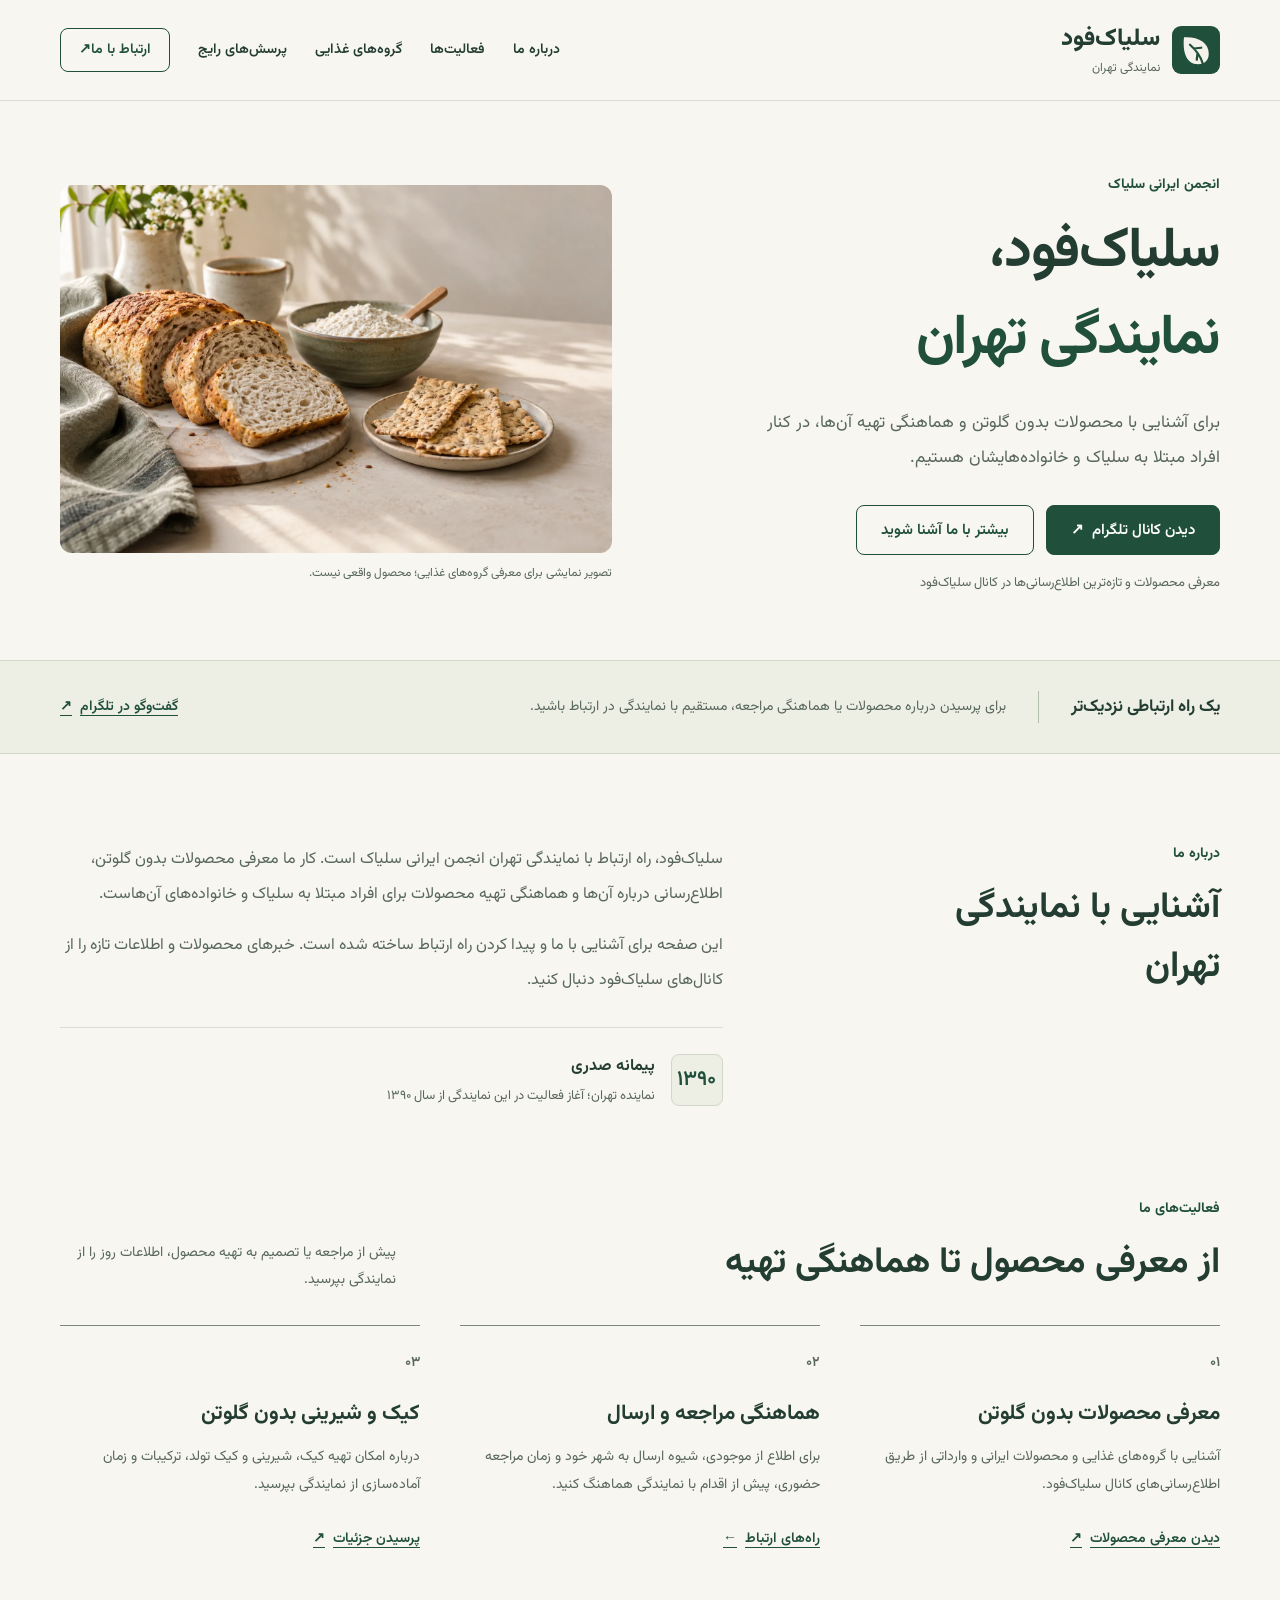
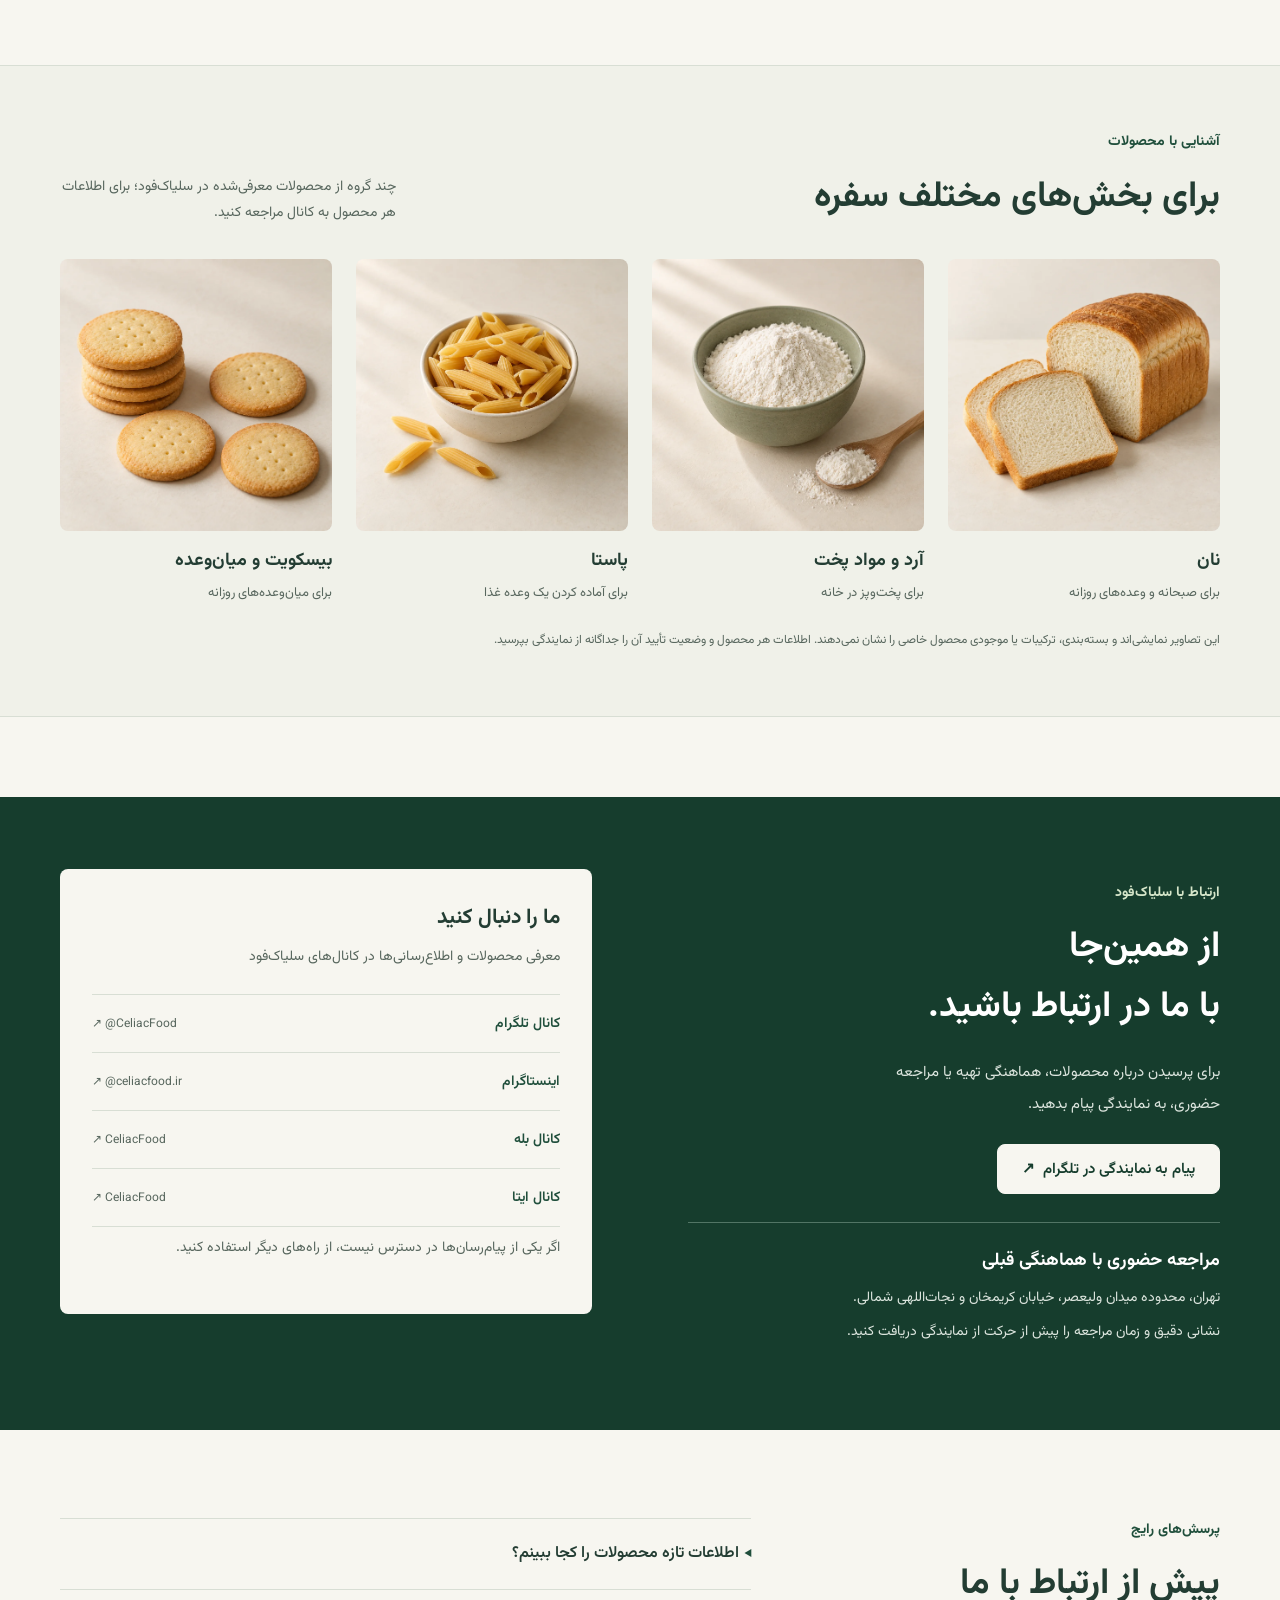
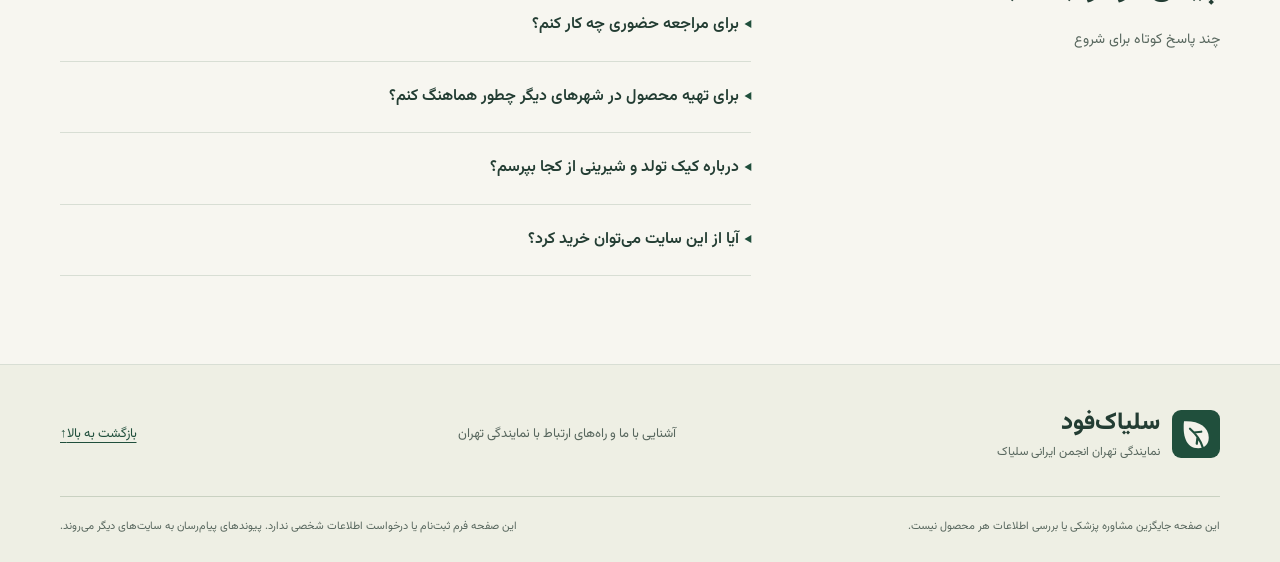
<file: index.html>
<!doctype html>
<html lang="fa" dir="rtl">
<head>
  <meta charset="utf-8">
  <meta name="viewport" content="width=device-width, initial-scale=1">
  <meta name="theme-color" content="#204f3c">
  <title>سلیاک‌فود | معرفی نمایندگی تهران انجمن ایرانی سلیاک</title>
  <meta name="description" content="با سلیاک‌فود و فعالیت‌های نمایندگی تهران انجمن ایرانی سلیاک آشنا شوید. معرفی محصولات بدون گلوتن، راه‌های ارتباط و هماهنگی مراجعه حضوری.">
  <meta name="referrer" content="strict-origin-when-cross-origin">
  <link rel="canonical" href="https://celiacfood.github.io/">
  <link rel="icon" href="assets/favicon.svg" type="image/svg+xml">
  <link rel="preload" href="assets/fonts/vazirmatn-variable.woff2" as="font" type="font/woff2" crossorigin>
  <link rel="stylesheet" href="css/style.css">
  <meta property="og:type" content="website">
  <meta property="og:locale" content="fa_IR">
  <meta property="og:site_name" content="سلیاک‌فود">
  <meta property="og:title" content="سلیاک‌فود | نمایندگی تهران انجمن ایرانی سلیاک">
  <meta property="og:description" content="آشنایی با ما، فعالیت‌ها و راه‌های ارتباط با نمایندگی تهران.">
  <meta property="og:url" content="https://celiacfood.github.io/">
  <meta property="og:image" content="https://celiacfood.github.io/assets/images/hero-table.webp">
  <meta property="og:image:alt" content="تصویر نمایشی نان، آرد و کراکر برای معرفی گروه‌های غذایی">
  <meta name="twitter:card" content="summary_large_image">
  <script type="application/ld+json">
    {
      "@context": "https://schema.org",
      "@type": "Organization",
      "name": "سلیاک‌فود، نمایندگی تهران انجمن ایرانی سلیاک",
      "url": "https://celiacfood.github.io/",
      "sameAs": ["https://t.me/CeliacFood", "https://www.instagram.com/celiacfood.ir/", "https://ble.ir/CeliacFood", "https://eitaa.com/CeliacFood"]
    }
  </script>
  <script src="js/script.js" defer></script>
</head>
<body id="top">
  <a class="skip-link" href="#main">رفتن به محتوای اصلی</a>
  <header class="site-header">
    <div class="container header-inner">
      <a class="brand" href="#top" aria-label="سلیاک‌فود، ابتدای صفحه">
        <img class="brand-mark" src="assets/favicon.svg" width="44" height="44" alt="">
        <span class="brand-type"><strong>سلیاک‌فود</strong><small>نمایندگی تهران</small></span>
      </a>
      <button class="nav-toggle" type="button" aria-expanded="false" aria-controls="primary-nav" hidden>فهرست</button>
      <nav class="primary-nav" id="primary-nav" aria-label="فهرست اصلی">
        <a href="#about">درباره ما</a>
        <a href="#activities">فعالیت‌ها</a>
        <a href="#food">گروه‌های غذایی</a>
        <a href="#questions">پرسش‌های رایج</a>
        <a class="header-contact" href="#contact">ارتباط با ما <span aria-hidden="true">↗</span></a>
      </nav>
    </div>
  </header>
  <main id="main" tabindex="-1">
    <section class="hero" aria-labelledby="intro-title">
      <div class="container hero-grid">
        <div class="hero-copy">
          <p class="eyebrow">انجمن ایرانی سلیاک</p>
          <h1 id="intro-title">سلیاک‌فود،<br><span class="accent">نمایندگی تهران</span></h1>
          <p class="hero-lead">برای آشنایی با محصولات بدون گلوتن و هماهنگی تهیه آن‌ها، در کنار افراد مبتلا به سلیاک و خانواده‌هایشان هستیم.</p>
          <div class="hero-actions">
            <a class="button" href="https://t.me/CeliacFood">دیدن کانال تلگرام <span aria-hidden="true">↗</span></a>
            <a class="button button-secondary" href="#about">بیشتر با ما آشنا شوید</a>
          </div>
          <p class="hero-note">معرفی محصولات و تازه‌ترین اطلاع‌رسانی‌ها در کانال سلیاک‌فود</p>
        </div>
        <figure class="hero-visual">
          <img src="assets/images/hero-table.webp" alt="تصویر نمایشی نان برش‌خورده، کاسه آرد و کراکر روی میز" width="1536" height="1024" fetchpriority="high">
          <figcaption>تصویر نمایشی برای معرفی گروه‌های غذایی؛ محصول واقعی نیست.</figcaption>
        </figure>
      </div>
    </section>
    <div class="intro-strip">
      <div class="container strip-grid">
        <span class="strip-label">یک راه ارتباطی نزدیک‌تر</span>
        <p>برای پرسیدن درباره محصولات یا هماهنگی مراجعه، مستقیم با نمایندگی در ارتباط باشید.</p>
        <a class="text-link" href="https://t.me/CeliacFoodPV">گفت‌وگو در تلگرام <span aria-hidden="true">↗</span></a>
      </div>
    </div>
    <section class="section" id="about" aria-labelledby="about-title">
      <div class="container about-grid">
        <div class="section-heading"><p class="eyebrow">درباره ما</p><h2 id="about-title">آشنایی با نمایندگی تهران</h2></div>
        <div class="about-copy">
          <p>سلیاک‌فود، راه ارتباط با نمایندگی تهران انجمن ایرانی سلیاک است. کار ما معرفی محصولات بدون گلوتن، اطلاع‌رسانی درباره آن‌ها و هماهنگی تهیه محصولات برای افراد مبتلا به سلیاک و خانواده‌های آن‌هاست.</p>
          <p>این صفحه برای آشنایی با ما و پیدا کردن راه ارتباط ساخته شده است. خبرهای محصولات و اطلاعات تازه را از کانال‌های سلیاک‌فود دنبال کنید.</p>
          <div class="representative"><span class="representative-mark" aria-hidden="true">۱۳۹۰</span><div><strong>پیمانه صدری</strong><small>نماینده تهران؛ آغاز فعالیت در این نمایندگی از سال ۱۳۹۰</small></div></div>
        </div>
      </div>
    </section>
    <section class="section activities-section" id="activities" aria-labelledby="activities-title">
      <div class="container">
        <div class="section-head"><div><p class="eyebrow">فعالیت‌های ما</p><h2 id="activities-title">از معرفی محصول تا هماهنگی تهیه</h2></div><p>پیش از مراجعه یا تصمیم به تهیه محصول، اطلاعات روز را از نمایندگی بپرسید.</p></div>
        <div class="activity-grid">
          <article class="activity"><span class="activity-number" aria-hidden="true">۰۱</span><h3>معرفی محصولات بدون گلوتن</h3><p>آشنایی با گروه‌های غذایی و محصولات ایرانی و وارداتی از طریق اطلاع‌رسانی‌های کانال سلیاک‌فود.</p><a class="text-link" href="https://t.me/CeliacFood">دیدن معرفی محصولات <span aria-hidden="true">↗</span></a></article>
          <article class="activity"><span class="activity-number" aria-hidden="true">۰۲</span><h3>هماهنگی مراجعه و ارسال</h3><p>برای اطلاع از موجودی، شیوه ارسال به شهر خود و زمان مراجعه حضوری، پیش از اقدام با نمایندگی هماهنگ کنید.</p><a class="text-link" href="#contact">راه‌های ارتباط <span aria-hidden="true">←</span></a></article>
          <article class="activity"><span class="activity-number" aria-hidden="true">۰۳</span><h3>کیک و شیرینی بدون گلوتن</h3><p>درباره امکان تهیه کیک، شیرینی و کیک تولد، ترکیبات و زمان آماده‌سازی از نمایندگی بپرسید.</p><a class="text-link" href="https://t.me/CeliacFoodPV">پرسیدن جزئیات <span aria-hidden="true">↗</span></a></article>
        </div>
      </div>
    </section>
    <section class="section food-section" id="food" aria-labelledby="food-title">
      <div class="container">
        <div class="section-head"><div><p class="eyebrow">آشنایی با محصولات</p><h2 id="food-title">برای بخش‌های مختلف سفره</h2></div><p>چند گروه از محصولات معرفی‌شده در سلیاک‌فود؛ برای اطلاعات هر محصول به کانال مراجعه کنید.</p></div>
        <div class="food-grid">
          <figure class="food-item"><img src="assets/images/demo-bread.webp" width="1254" height="1254" loading="lazy" decoding="async" alt="تصویر نمایشی نان برش‌خورده"><figcaption><h3>نان</h3><p>برای صبحانه و وعده‌های روزانه</p></figcaption></figure>
          <figure class="food-item"><img src="assets/images/demo-flour.webp" width="1254" height="1254" loading="lazy" decoding="async" alt="تصویر نمایشی آرد در کاسه"><figcaption><h3>آرد و مواد پخت</h3><p>برای پخت‌وپز در خانه</p></figcaption></figure>
          <figure class="food-item"><img src="assets/images/demo-pasta.webp" width="1254" height="1254" loading="lazy" decoding="async" alt="تصویر نمایشی پاستای پنه"><figcaption><h3>پاستا</h3><p>برای آماده کردن یک وعده غذا</p></figcaption></figure>
          <figure class="food-item"><img src="assets/images/demo-biscuits.webp" width="1254" height="1254" loading="lazy" decoding="async" alt="تصویر نمایشی بیسکویت ساده"><figcaption><h3>بیسکویت و میان‌وعده</h3><p>برای میان‌وعده‌های روزانه</p></figcaption></figure>
        </div>
        <p class="image-note">این تصاویر نمایشی‌اند و بسته‌بندی، ترکیبات یا موجودی محصول خاصی را نشان نمی‌دهند. اطلاعات هر محصول و وضعیت تأیید آن را جداگانه از نمایندگی بپرسید.</p>
      </div>
    </section>
    <section class="section contact-section" id="contact" aria-labelledby="contact-title">
      <div class="container contact-grid">
        <div class="contact-copy">
          <p class="eyebrow">ارتباط با سلیاک‌فود</p><h2 id="contact-title">از همین‌جا<br>با ما در ارتباط باشید.</h2>
          <p>برای پرسیدن درباره محصولات، هماهنگی تهیه یا مراجعه حضوری، به نمایندگی پیام بدهید.</p>
          <a class="button" href="https://t.me/CeliacFoodPV">پیام به نمایندگی در تلگرام <span aria-hidden="true">↗</span></a>
          <div class="visit-note"><h3>مراجعه حضوری با هماهنگی قبلی</h3><p>تهران، محدوده میدان ولیعصر، خیابان کریمخان و نجات‌اللهی شمالی.</p><p>نشانی دقیق و زمان مراجعه را پیش از حرکت از نمایندگی دریافت کنید.</p></div>
        </div>
        <div class="contact-panel">
          <h3>ما را دنبال کنید</h3><p>معرفی محصولات و اطلاع‌رسانی‌ها در کانال‌های سلیاک‌فود</p>
          <div class="channel-list">
            <a class="channel-link" href="https://t.me/CeliacFood"><span class="channel-name">کانال تلگرام</span><span class="channel-handle"><bdi dir="ltr">@CeliacFood</bdi> <span aria-hidden="true">↗</span></span></a>
            <a class="channel-link" href="https://www.instagram.com/celiacfood.ir/"><span class="channel-name">اینستاگرام</span><span class="channel-handle"><bdi dir="ltr">@celiacfood.ir</bdi> <span aria-hidden="true">↗</span></span></a>
            <a class="channel-link" href="https://ble.ir/CeliacFood"><span class="channel-name">کانال بله</span><span class="channel-handle"><bdi dir="ltr">CeliacFood</bdi> <span aria-hidden="true">↗</span></span></a>
            <a class="channel-link" href="https://eitaa.com/CeliacFood"><span class="channel-name">کانال ایتا</span><span class="channel-handle"><bdi dir="ltr">CeliacFood</bdi> <span aria-hidden="true">↗</span></span></a>
          </div>
          <p>اگر یکی از پیام‌رسان‌ها در دسترس نیست، از راه‌های دیگر استفاده کنید.</p>
        </div>
      </div>
    </section>
    <section class="section" id="questions" aria-labelledby="questions-title">
      <div class="container faq-grid">
        <div class="section-heading"><p class="eyebrow">پرسش‌های رایج</p><h2 id="questions-title">پیش از ارتباط با ما</h2><p>چند پاسخ کوتاه برای شروع</p></div>
        <div class="faq-list">
          <details><summary>اطلاعات تازه محصولات را کجا ببینم؟</summary><p>معرفی محصولات و اطلاع‌رسانی‌ها در <a href="https://t.me/CeliacFood">کانال تلگرام سلیاک‌فود</a> منتشر می‌شود. موجودی و جزئیات هر محصول را پیش از تهیه از نمایندگی بپرسید.</p></details>
          <details><summary>برای مراجعه حضوری چه کار کنم؟</summary><p>پیش از حرکت، از طریق <a href="https://t.me/CeliacFoodPV">پیام به نمایندگی</a> زمان مراجعه و نشانی دقیق را هماهنگ کنید.</p></details>
          <details><summary>برای تهیه محصول در شهرهای دیگر چطور هماهنگ کنم؟</summary><p>نام محصول و شهر مقصد را به نمایندگی بگویید تا موجودی، امکان و روش ارسال، هزینه و زمان تحویل پیش از نهایی کردن درخواست مشخص شود.</p></details>
          <details><summary>درباره کیک تولد و شیرینی از کجا بپرسم؟</summary><p>نوع کیک یا شیرینی و تاریخ موردنظرتان را در گفت‌وگو با نمایندگی مطرح کنید. امکان تهیه، ترکیبات و زمان آماده‌سازی باید پیش از ثبت درخواست مشخص شود.</p></details>
          <details><summary>آیا از این سایت می‌توان خرید کرد؟</summary><p>این سایت برای معرفی نمایندگی و راه‌های ارتباط است. برای اطلاعات محصولات و هماهنگی تهیه آن‌ها، با نمایندگی در ارتباط باشید.</p></details>
        </div>
      </div>
    </section>
  </main>
  <footer class="site-footer">
    <div class="container">
      <div class="footer-top">
        <a class="brand" href="#top" aria-label="سلیاک‌فود، ابتدای صفحه"><img class="brand-mark" src="assets/favicon.svg" width="40" height="40" alt=""><span class="brand-type"><strong>سلیاک‌فود</strong><small>نمایندگی تهران انجمن ایرانی سلیاک</small></span></a>
        <p>آشنایی با ما و راه‌های ارتباط با نمایندگی تهران</p>
        <a class="footer-back" href="#top">بازگشت به بالا <span aria-hidden="true">↑</span></a>
      </div>
      <div class="footer-bottom"><p>این صفحه جایگزین مشاوره پزشکی یا بررسی اطلاعات هر محصول نیست.</p><p>این صفحه فرم ثبت‌نام یا درخواست اطلاعات شخصی ندارد. پیوندهای پیام‌رسان به سایت‌های دیگر می‌روند.</p></div>
    </div>
  </footer>
</body>
</html>
</file>
<file: css/style.css>
@font-face {
  font-family: Vazirmatn;
  src: url("../assets/fonts/vazirmatn-variable.woff2") format("woff2");
  font-style: normal;
  font-weight: 100 900;
  font-display: swap;
}

:root {
  color-scheme: light;
  --paper: #f7f6f0;
  --white: #ffffff;
  --ink: #233d33;
  --muted: #58675e;
  --green: #204f3c;
  --green-dark: #163d2d;
  --line: #d8ded4;
  --warm-line: #d1d7ca;
  --cream: #eeefe4;
  --focus: #145e8e;
  --radius: 8px;
  --content: 1160px;
}

*, *::before, *::after { box-sizing: border-box; }
html { scroll-behavior: smooth; scroll-padding-top: 116px; -webkit-text-size-adjust: 100%; }
body {
  margin: 0;
  background: var(--paper);
  color: var(--ink);
  font-family: Vazirmatn, Tahoma, sans-serif;
  font-size: 16px;
  line-height: 1.9;
  text-align: start;
}
img { display: block; max-width: 100%; height: auto; }
a { color: var(--green); text-decoration-thickness: 1px; text-underline-offset: 5px; }
button, input, textarea, select { font: inherit; }
button { color: inherit; }
button, a, summary { -webkit-tap-highlight-color: transparent; }
:focus-visible { outline: 3px solid var(--focus); outline-offset: 5px; }
[hidden] { display: none !important; }
h1, h2, h3, p, figure { margin: 0; }
h1, h2, h3 { font-weight: 700; line-height: 1.65; }
h1, h2, h3, p, a { overflow-wrap: break-word; }
h2 { font-size: clamp(26px, 3vw, 36px); }
h3 { font-size: 21px; }
.container { width: min(var(--content), calc(100% - 64px)); margin-inline: auto; }
.skip-link {
  position: fixed;
  inset-block-start: 12px;
  inset-inline-start: 16px;
  z-index: 100;
  padding: 10px 18px;
  border: 2px solid var(--green);
  border-radius: var(--radius);
  background: var(--white);
  color: var(--green-dark);
  transform: translateY(-160%);
}
.skip-link:focus { transform: translateY(0); }

.site-header {
  position: sticky;
  inset-block-start: 0;
  z-index: 20;
  background: var(--paper);
  border-block-end: 1px solid var(--line);
}
.header-inner {
  min-height: 100px;
  display: flex;
  align-items: center;
  justify-content: space-between;
  gap: 24px;
}
.brand { display: inline-flex; align-items: center; gap: 12px; flex-shrink: 0; color: var(--ink); text-decoration: none; }
.brand-mark { width: 48px; height: 48px; flex-shrink: 0; }
.brand-type { display: grid; gap: 1px; }
.brand-type strong { font-size: 24px; line-height: 1.5; font-weight: 800; }
.brand-type small { color: var(--muted); font-size: 12px; line-height: 1.8; }
.primary-nav { display: flex; align-items: center; gap: 28px; }
.primary-nav > a { display: inline-flex; min-height: 44px; align-items: center; color: var(--ink); font-size: 14px; font-weight: 600; text-decoration: none; }
.primary-nav > a:hover { text-decoration: underline; }
.primary-nav .header-contact { padding: 6px 18px; border: 1px solid var(--green); border-radius: var(--radius); color: var(--green); }
.primary-nav .header-contact:hover { background: var(--cream); text-decoration: none; }
.nav-toggle { display: none; min-width: 56px; min-height: 44px; padding: 6px 12px; border: 1px solid var(--green); border-radius: var(--radius); background: transparent; cursor: pointer; font-size: 14px; font-weight: 600; }

.hero { padding-block: 72px 64px; }
.hero-grid { display: grid; grid-template-columns: minmax(0, 1fr) minmax(0, 1fr); align-items: center; gap: 56px; }
.eyebrow { display: block; margin-block-end: 12px; color: var(--green); font-size: 14px; font-weight: 700; line-height: 1.8; }
.hero h1 { font-size: clamp(38px, 4.4vw, 56px); line-height: 1.55; letter-spacing: -1.4px; }
.accent { color: var(--green); }
.hero-lead { max-width: 46ch; margin-block-start: 22px; color: var(--muted); font-size: 17px; line-height: 2.1; }
.hero-actions { display: flex; flex-wrap: wrap; align-items: center; gap: 12px; margin-block-start: 28px; }
.button {
  display: inline-flex;
  min-height: 50px;
  align-items: center;
  justify-content: center;
  gap: 8px;
  padding: 10px 24px;
  border: 1px solid var(--green);
  border-radius: var(--radius);
  background: var(--green);
  color: var(--white);
  font-size: 15px;
  font-weight: 600;
  line-height: 1.8;
  text-align: center;
  text-decoration: none;
  cursor: pointer;
}
.button:hover { border-color: var(--green-dark); background: var(--green-dark); }
.button-secondary { background: transparent; color: var(--green); }
.button-secondary:hover { background: var(--cream); }
.hero-note { margin-block-start: 16px; color: var(--muted); font-size: 13px; line-height: 1.9; }
.hero-visual img { width: 100%; aspect-ratio: 3 / 2; border-radius: 12px; background: var(--cream); object-fit: cover; object-position: center; }
.hero-visual figcaption { margin-block-start: 10px; color: var(--muted); font-size: 12px; line-height: 1.8; }

.intro-strip { padding-block: 24px; border-block: 1px solid var(--warm-line); background: var(--cream); }
.strip-grid { display: grid; grid-template-columns: auto minmax(0, 1fr) auto; align-items: center; gap: 32px; }
.strip-label { padding-inline-end: 32px; border-inline-end: 1px solid #b2bdaa; font-size: 17px; font-weight: 700; }
.strip-grid > p { color: var(--muted); font-size: 14px; }
.text-link { display: inline-flex; align-items: center; min-height: 44px; gap: 8px; font-size: 14px; font-weight: 600; }
.text-link:hover { text-decoration-thickness: 2px; }
.section { padding-block: 88px; }
.about-grid { display: grid; grid-template-columns: minmax(0, 0.9fr) minmax(0, 1.5fr); gap: 100px; }
.section-heading h2 { max-width: 15ch; }
.about-copy > p { color: var(--muted); font-size: 16px; line-height: 2.2; }
.about-copy > p + p { margin-block-start: 16px; }
.representative { display: flex; align-items: center; gap: 16px; margin-block-start: 28px; padding-block-start: 24px; border-block-start: 1px solid var(--line); }
.representative-mark { display: inline-flex; align-items: center; justify-content: center; width: 52px; height: 52px; flex-shrink: 0; border: 1px solid var(--warm-line); border-radius: var(--radius); background: var(--cream); color: var(--green); font-size: 21px; font-weight: 600; }
.representative strong, .representative small { display: block; }
.representative small { margin-block-start: 2px; color: var(--muted); font-size: 13px; }
#activities { padding-block-start: 0; }
.section-head { display: flex; align-items: flex-end; justify-content: space-between; gap: 32px; margin-block-end: 32px; }
.section-head > p { max-width: 42ch; color: var(--muted); font-size: 14px; }
.activity-grid { display: grid; grid-template-columns: repeat(3, minmax(0, 1fr)); gap: 40px; }
.activity { display: flex; flex-direction: column; align-items: flex-start; padding-block: 24px 16px; border-block-start: 1px solid #7a887c; }
.activity-number { margin-block-end: 20px; color: var(--muted); font-size: 14px; font-weight: 600; }
.activity h3 { margin-block-end: 12px; }
.activity p { margin-block-end: 18px; color: var(--muted); font-size: 14px; line-height: 2; }
.activity .text-link { margin-block-start: auto; }

.food-section { padding-block: 64px; border-block: 1px solid var(--line); background: #f0f1e9; }
.food-grid { display: grid; grid-template-columns: repeat(4, minmax(0, 1fr)); gap: 24px; }
.food-item img { width: 100%; aspect-ratio: 1 / 1; border-radius: var(--radius); background: #e5e5d9; object-fit: cover; }
.food-item figcaption { padding-block-start: 16px; }
.food-item h3 { font-size: 18px; }
.food-item p { margin-block-start: 4px; color: var(--muted); font-size: 13px; }
.image-note { margin-block-start: 24px; color: var(--muted); font-size: 12px; }

.contact-section { margin-block-start: 80px; padding-block: 72px; background: var(--green-dark); color: var(--white); }
.contact-grid { display: grid; grid-template-columns: minmax(0, 1fr) minmax(0, 1fr); gap: 96px; align-items: start; }
.contact-copy { padding-block: 12px; }
.contact-copy .eyebrow { color: #d5e5c9; }
.contact-copy > p:not(.eyebrow) { max-width: 42ch; margin-block-start: 20px; color: #dce5de; font-size: 15px; line-height: 2.1; }
.contact-copy h2 { max-width: 18ch; }
.contact-copy a { color: var(--white); }
.contact-copy :focus-visible { outline-color: #f5d78c; }
.contact-copy > .button { margin-block-start: 24px; border-color: var(--paper); background: var(--paper); color: var(--green-dark); }
.contact-copy > .button:hover { border-color: white; background: white; }
.contact-copy .visit-note { margin-block-start: 28px; padding-block-start: 24px; border-block-start: 1px solid #527565; }
.contact-copy .visit-note h3 { margin-block-end: 8px; font-size: 18px; }
.contact-copy .visit-note p { color: #dce5de; font-size: 14px; }
.contact-copy .visit-note p + p { margin-block-start: 8px; }
.visit-note strong { display: block; margin-block-end: 6px; color: inherit; }
.contact-panel { min-width: 0; padding: 32px; border-radius: var(--radius); background: var(--paper); color: var(--ink); }
.contact-panel > p { margin-block: 8px 20px; color: var(--muted); font-size: 14px; }
.channel-list { margin-block-start: 24px; border-block-start: 1px solid var(--line); }
.channel-link { display: flex; min-height: 58px; align-items: center; justify-content: space-between; gap: 12px; padding-block: 12px; border-block-end: 1px solid var(--line); text-decoration: none; }
.channel-link:hover .channel-name { text-decoration: underline; text-underline-offset: 5px; }
.channel-name { font-size: 14px; font-weight: 600; }
.channel-handle { color: var(--muted); font-size: 12px; overflow-wrap: anywhere; }

.faq-grid { display: grid; grid-template-columns: minmax(0, 0.8fr) minmax(0, 1.5fr); gap: 100px; }
.faq-list { min-width: 0; border-block-start: 1px solid var(--line); }
.faq-grid .section-heading > p:last-child { margin-block-start: 12px; color: var(--muted); font-size: 14px; }
.faq-list details { padding-block: 4px; border-block-end: 1px solid var(--line); }
.faq-list summary { min-height: 62px; padding-block: 16px; padding-inline-end: 8px; font-size: 16px; font-weight: 600; cursor: pointer; }
.faq-list summary::marker { color: var(--green); font-size: 12px; }
.faq-list details > p { padding-block: 0 20px; color: var(--muted); font-size: 14px; line-height: 2.1; }
.site-footer { padding-block: 40px 24px; border-block-start: 1px solid var(--line); background: var(--cream); }
.footer-top { display: flex; align-items: center; justify-content: space-between; gap: 40px; padding-block-end: 32px; }
.footer-top > p { max-width: 42ch; color: var(--muted); font-size: 13px; }
.footer-back { display: inline-flex; min-height: 44px; align-items: center; flex-shrink: 0; font-size: 13px; }
.footer-bottom { display: flex; flex-wrap: wrap; align-items: center; justify-content: space-between; gap: 8px 24px; padding-block-start: 20px; border-block-start: 1px solid #c9d1c1; color: var(--muted); font-size: 11px; }

@media (min-width: 761px) {
  .primary-nav { display: flex !important; }
}

@media (max-width: 1080px) {
  .header-inner { gap: 16px; }
  .primary-nav { gap: 18px; }
  .primary-nav > a { font-size: 13px; }
  .primary-nav .header-contact { padding-inline: 12px; }
  .brand-mark { width: 42px; height: 42px; }
  .brand-type strong { font-size: 22px; }
  .hero-grid { gap: 36px; }
  .hero h1 { font-size: 44px; }
  .hero-lead { font-size: 16px; }
  .hero-actions { gap: 8px; }
  .hero-actions .button { padding-inline: 18px; font-size: 14px; }
  .about-grid, .faq-grid, .contact-grid { gap: 48px; }
  .activity-grid { gap: 28px; }
  .strip-grid { gap: 24px; }
  .strip-label { padding-inline-end: 24px; }
  .food-grid { gap: 20px; }
  .footer-top { gap: 24px; }
}

@media (max-width: 760px) {
  html { scroll-padding-top: 92px; }
  .site-header:not([data-nav-enhanced]) { position: static; }
  .container { width: calc(100% - 40px); }
  .header-inner { min-height: 80px; flex-wrap: wrap; gap: 0 12px; padding-block: 14px; }
  .brand { gap: 10px; }
  .brand-type strong { font-size: 21px; }
  .brand-type small { font-size: 10px; }
  .brand-mark { width: 40px; height: 40px; }
  .site-header[data-nav-enhanced] .nav-toggle { display: inline-flex; align-items: center; justify-content: center; }
  .primary-nav { width: 100%; display: grid; grid-template-columns: repeat(2, minmax(0, 1fr)); gap: 4px 16px; padding-block-start: 16px; margin-block-start: 14px; border-block-start: 1px solid var(--line); }
  .primary-nav > a { min-height: 44px; font-size: 14px; }
  .primary-nav .header-contact { justify-content: center; margin-block-start: 4px; }
  .site-header[data-nav-enhanced] .nav-toggle[aria-expanded="false"] ~ .primary-nav { display: none; }
  .hero { padding-block: 44px 40px; }
  .hero-grid { grid-template-columns: minmax(0, 1fr); gap: 32px; }
  .hero h1 { max-width: 16ch; font-size: 40px; letter-spacing: -0.7px; }
  .hero-lead { max-width: 55ch; margin-block-start: 18px; font-size: 16px; }
  .hero-actions { margin-block-start: 24px; gap: 12px; }
  .hero-visual img { max-height: 400px; aspect-ratio: 3 / 2; border-radius: var(--radius); }
  .intro-strip { padding-block: 20px; }
  .strip-grid { grid-template-columns: minmax(0, 1fr); gap: 6px; }
  .strip-label { padding: 0; border: 0; font-size: 16px; }
  .strip-grid .text-link { justify-self: start; }
  .section { padding-block: 56px; }
  .about-grid, .faq-grid, .contact-grid { grid-template-columns: minmax(0, 1fr); gap: 28px; }
  .section-heading h2, .contact-copy h2 { max-width: none; }
  .about-copy > p { font-size: 15px; }
  .section-head { display: block; margin-block-end: 24px; }
  .section-head > p { max-width: none; margin-block-start: 12px; }
  .activity-grid { grid-template-columns: minmax(0, 1fr); gap: 12px; }
  .activity { padding-block: 20px 12px; }
  .activity-number { margin-block-end: 8px; }
  .activity h3 { margin-block-end: 8px; }
  .activity p { max-width: 62ch; margin-block-end: 8px; }
  .food-section { padding-block: 48px; }
  .food-grid { grid-template-columns: repeat(2, minmax(0, 1fr)); gap: 28px 20px; }
  .food-item figcaption { padding-block-start: 12px; }
  .food-item h3 { font-size: 17px; }
  .contact-section { margin-block-start: 48px; padding-block: 48px; }
  .contact-copy { padding-block: 0; }
  .contact-copy > p:not(.eyebrow) { max-width: none; margin-block-start: 16px; }
  .contact-panel { padding: 24px; }
  .faq-list summary { font-size: 15px; }
  .footer-top { flex-wrap: wrap; align-items: flex-start; gap: 24px; }
  .footer-top > p { order: 3; width: 100%; max-width: none; }
  .footer-bottom { display: block; line-height: 2; }
  .footer-bottom p + p { margin-block-start: 8px; }
}

@media (max-width: 380px) {
  .container { width: calc(100% - 32px); }
  .header-inner { column-gap: 8px; }
  .brand { gap: 8px; }
  .brand-mark { width: 34px; height: 34px; }
  .brand-type strong { font-size: 19px; }
  .brand-type small { font-size: 9px; }
  .nav-toggle { min-width: 48px; padding-inline: 8px; }
  .hero h1 { font-size: 34px; }
  .hero-actions { display: grid; grid-template-columns: minmax(0, 1fr); }
  .food-grid { gap: 24px 16px; }
  .food-item h3 { font-size: 16px; }
  .food-item p { font-size: 12px; }
  .contact-panel { padding: 20px; }
  .channel-link { flex-wrap: wrap; gap: 0 8px; }
}

@media (prefers-reduced-motion: reduce) {
  html { scroll-behavior: auto; }
}

@media print {
  html { scroll-padding-top: 0; }
  body { background: white; color: black; }
  .site-header { position: static; }
  .primary-nav, .nav-toggle, .skip-link, .footer-back { display: none !important; }
  .container { width: 100%; }
  .section, .hero, .food-section, .contact-section { padding-block: 24px; }
  .contact-section { margin-block-start: 24px; background: white; color: black; }
  .contact-copy .eyebrow, .contact-copy > p:not(.eyebrow), .contact-copy .visit-note p, .contact-copy a { color: black; }
  .contact-panel, .activity, .food-item { break-inside: avoid; }
}
</file>
